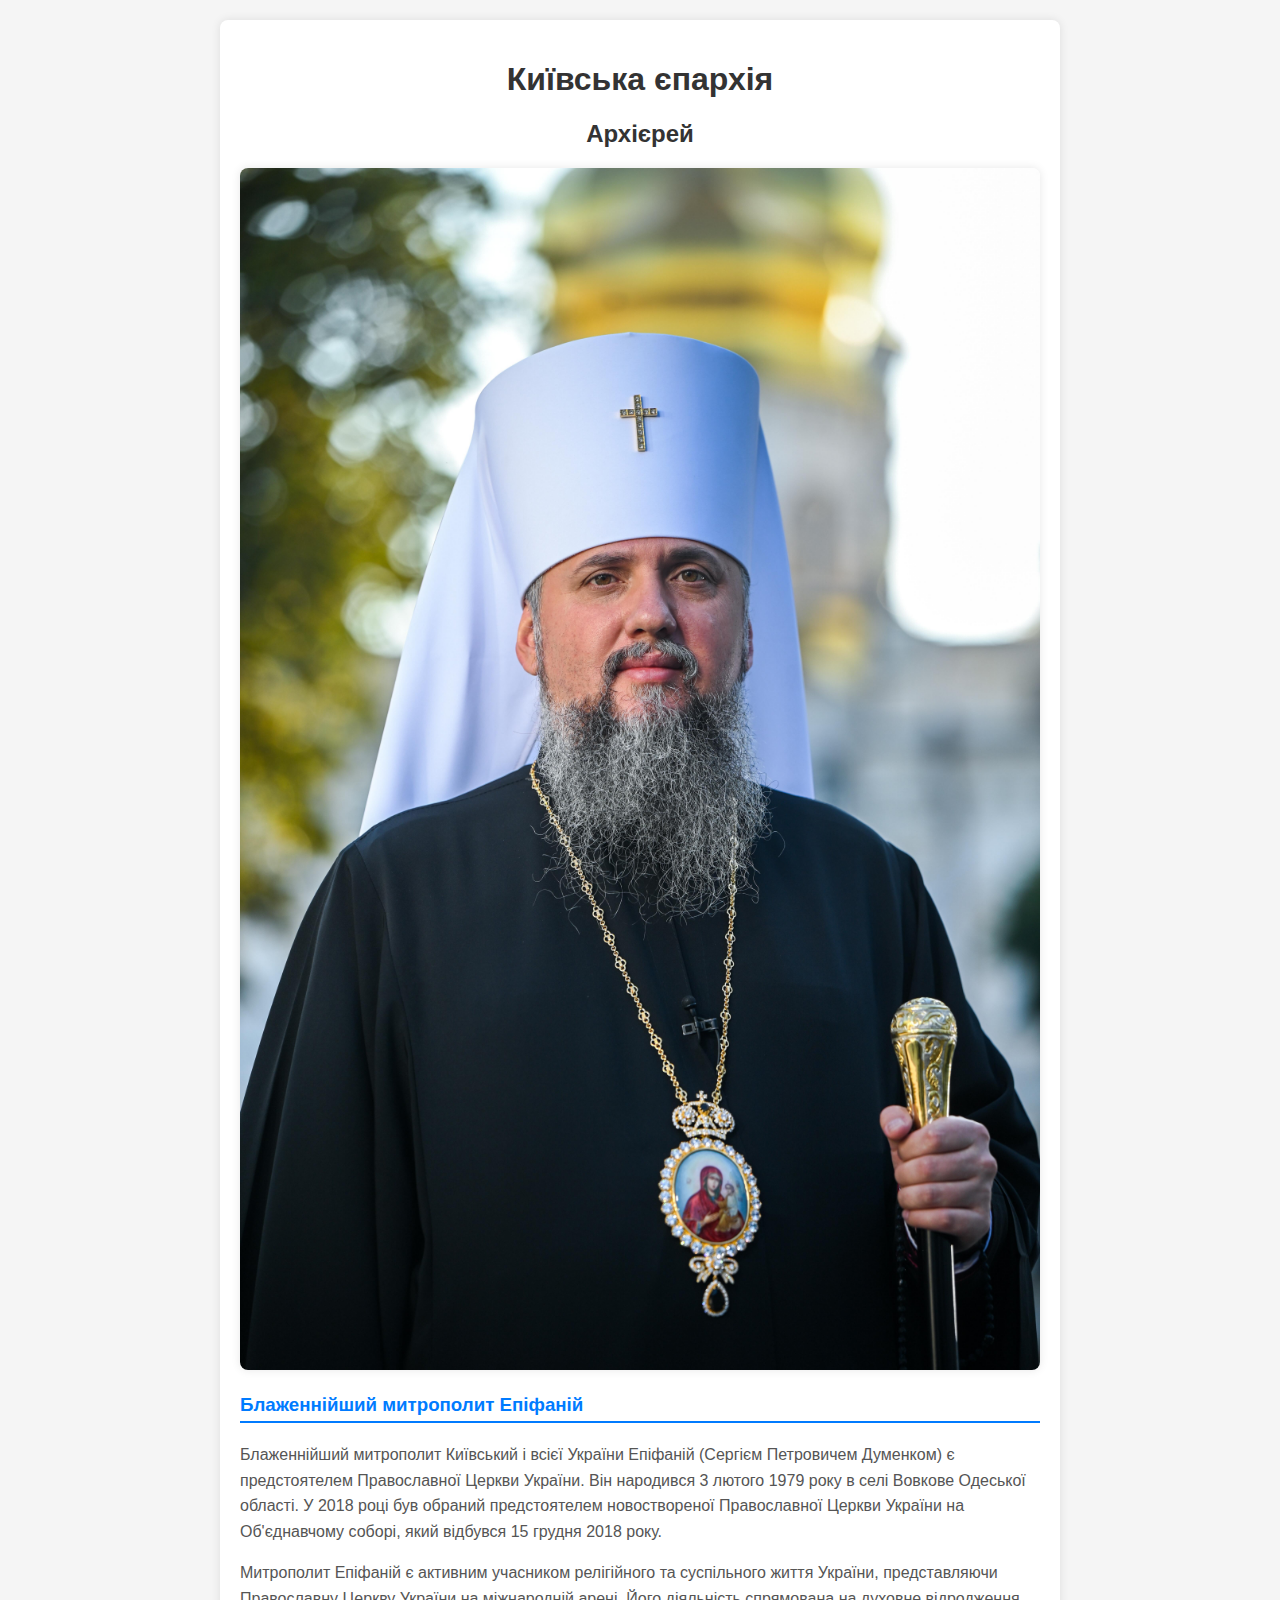
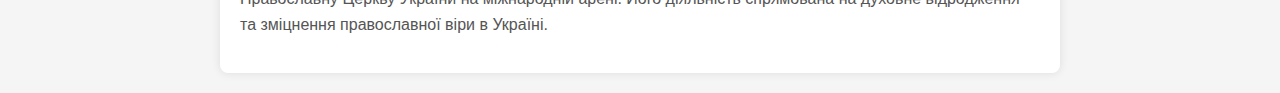
<file: bishop.html>
<!DOCTYPE html>
<html lang="uk">
<head>
    <meta charset="UTF-8">
    <meta name="viewport" content="width=device-width, initial-scale=1.0">
    <title>Архієрей - Київська єпархія</title>
    <link rel="stylesheet" href="./bishop.css">
</head>
<body>
    <div class="container">
        <h1>Київська єпархія</h1>
        <h2>Архієрей</h2>

        <div class="image-container">
            <img src="./images/0x0.jpg" alt="Блаженнійший митрополит Епіфаній">
        </div>

        <div class="section">
            <h3 class="section-title">Блаженнійший митрополит Епіфаній</h3>
            <p>Блаженнійший митрополит Київський і всієї України Епіфаній (Сергієм Петровичем Думенком) є предстоятелем Православної Церкви України. Він народився 3 лютого 1979 року в селі Вовкове Одеської області. У 2018 році був обраний предстоятелем новоствореної Православної Церкви України на Об'єднавчому соборі, який відбувся 15 грудня 2018 року.</p>
            <p>Митрополит Епіфаній є активним учасником релігійного та суспільного життя України, представляючи Православну Церкву України на міжнародній арені. Його діяльність спрямована на духовне відродження та зміцнення православної віри в Україні.</p>
        </div>
    </div>
</body>
</html>
</file>
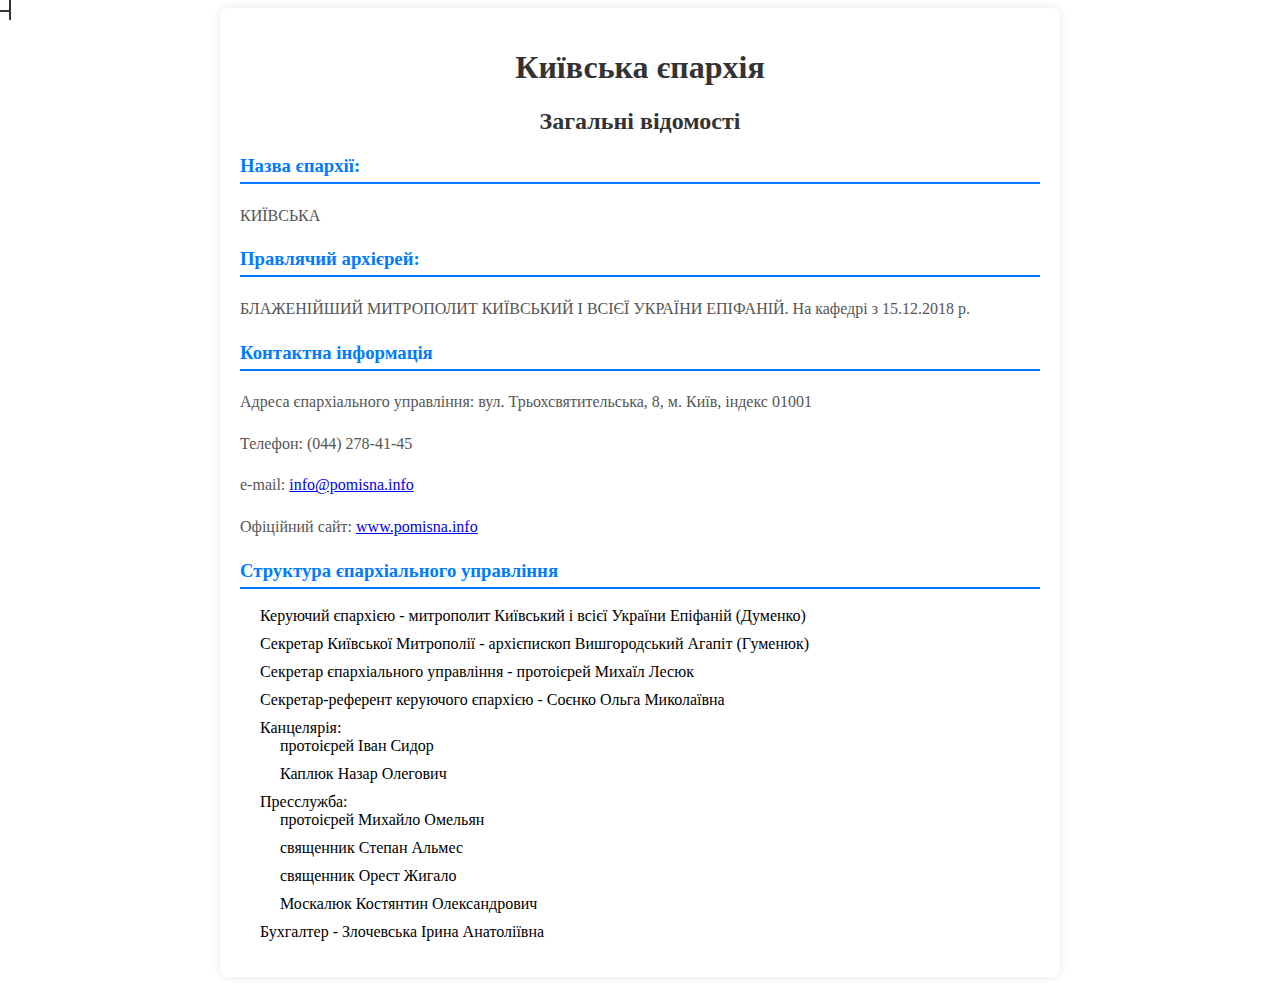
<file: kyiv-informatin.html>
<!DOCTYPE html>
<html lang="uk">
<head>
    <meta charset="UTF-8">
    <meta name="viewport" content="width=device-width, initial-scale=1.0">
    <title>Загальна інформація - Київська єпархія</title>
    <link rel="stylesheet" href="kyiv-informatin.css">
</head>
<body>
    <div class="container">
        <h1>Київська єпархія</h1>
        <h2>Загальні відомості</h2>

        <div class="section">
            <h3 class="section-title">Назва єпархії:</h3>
            <p>КИЇВСЬКА</p>
        </div>

        <div class="section">
            <h3 class="section-title">Правлячий архієрей:</h3>
            <p>БЛАЖЕНІЙШИЙ МИТРОПОЛИТ КИЇВСЬКИЙ І ВСІЄЇ УКРАЇНИ ЕПІФАНІЙ. На кафедрі з 15.12.2018 р.</p>
        </div>

        <div class="section">
            <h3 class="section-title">Контактна інформація</h3>
            <p>Адреса єпархіального управління: вул. Трьохсвятительська, 8, м. Київ, індекс 01001</p>
            <p>Телефон: (044) 278-41-45</p>
            <p>e-mail: <a href="mailto:info@pomisna.info">info@pomisna.info</a></p>
            <p>Офіційний сайт: <a href="https://www.pomisna.info" target="_blank">www.pomisna.info</a></p>
        </div>

        <div class="section">
            <h3 class="section-title">Структура єпархіального управління</h3>
            <ul>
                <li>Керуючий єпархією - митрополит Київський і всієї України Епіфаній (Думенко)</li>
                <li>Секретар Київської Митрополії - архієпископ Вишгородський Агапіт (Гуменюк)</li>
                <li>Секретар єпархіального управління - протоієрей Михаїл Лесюк</li>
                <li>Секретар-референт керуючого єпархією - Соєнко Ольга Миколаївна</li>
                <li>Канцелярія:
                    <ul>
                        <li>протоієрей Іван Сидор</li>
                        <li>Каплюк Назар Олегович</li>
                    </ul>
                </li>
                <li>Пресслужба:
                    <ul>
                        <li>протоієрей Михайло Омельян</li>
                        <li>священник Степан Альмес</li>
                        <li>священник Орест Жигало</li>
                        <li>Москалюк Костянтин Олександрович</li>
                    </ul>
                </li>
                <li>Бухгалтер - Злочевська Ірина Анатоліївна</li>
            </ul>
        </div>
    </div>
</body>
</html>
</file>
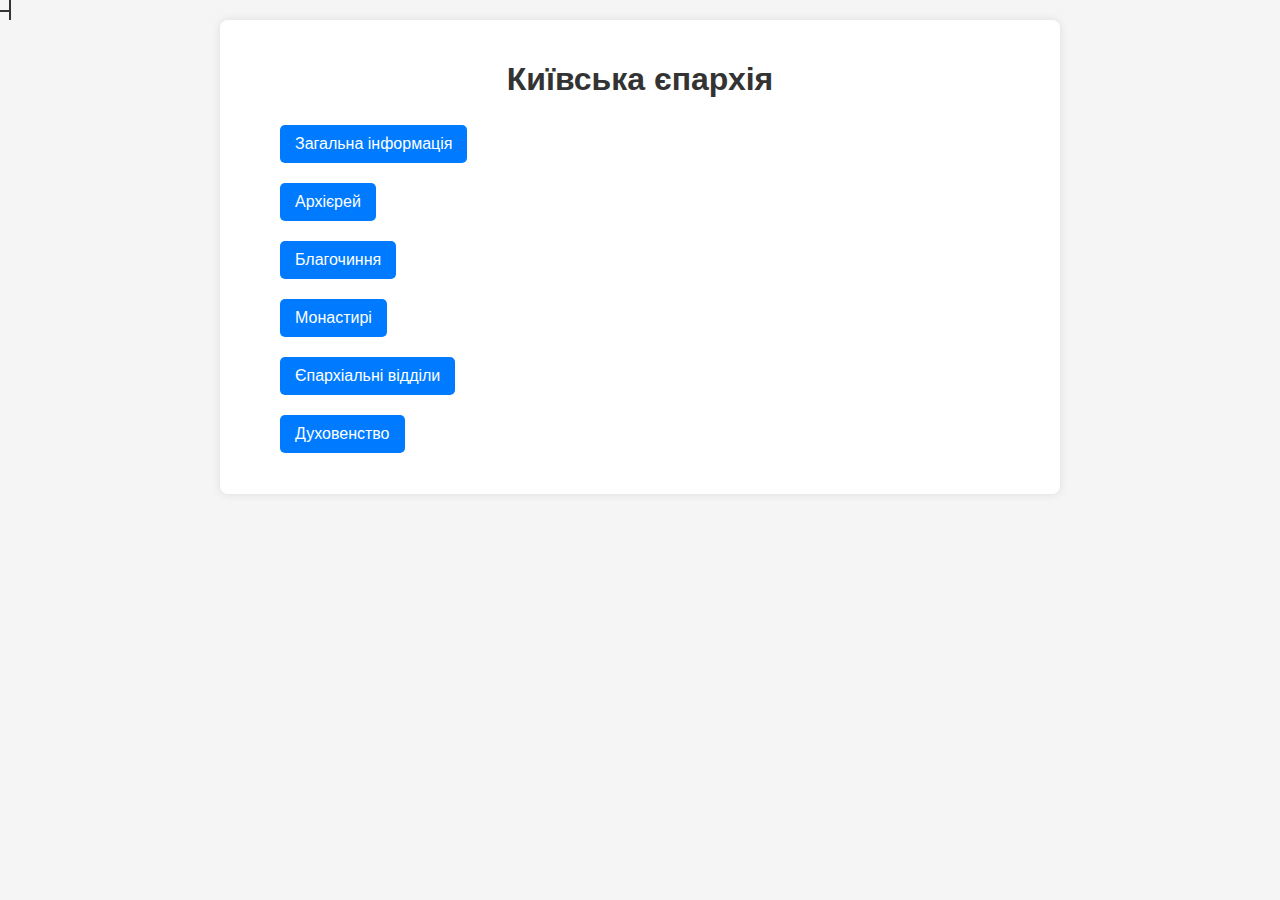
<file: Kyiv.html>
<!DOCTYPE html>
<html lang="uk">
<head>
    <meta charset="UTF-8">
    <meta name="viewport" content="width=device-width, initial-scale=1.0">
    <title>Київська єпархія</title>
    <link rel="stylesheet" href="kyiv-style.css">
</head>
<body>
    <div class="container">
        <h1>Київська єпархія</h1>
        <ul>
            <li><a href="./kyiv-informatin.html" class="btn">Загальна інформація</a></li>
            <li><a href="./bishop.html" class="btn">Архієрей</a></li>
            <li><a href="./priestess.html" class="btn">Благочиння</a></li>
            <li><a href="#" class="btn">Монастирі</a></li>
            <li><a href="#" class="btn">Єпархіальні відділи</a></li>
            <li><a href="#" class="btn">Духовенство</a></li>
        </ul>
    </div>
</body>
</html>
</file>
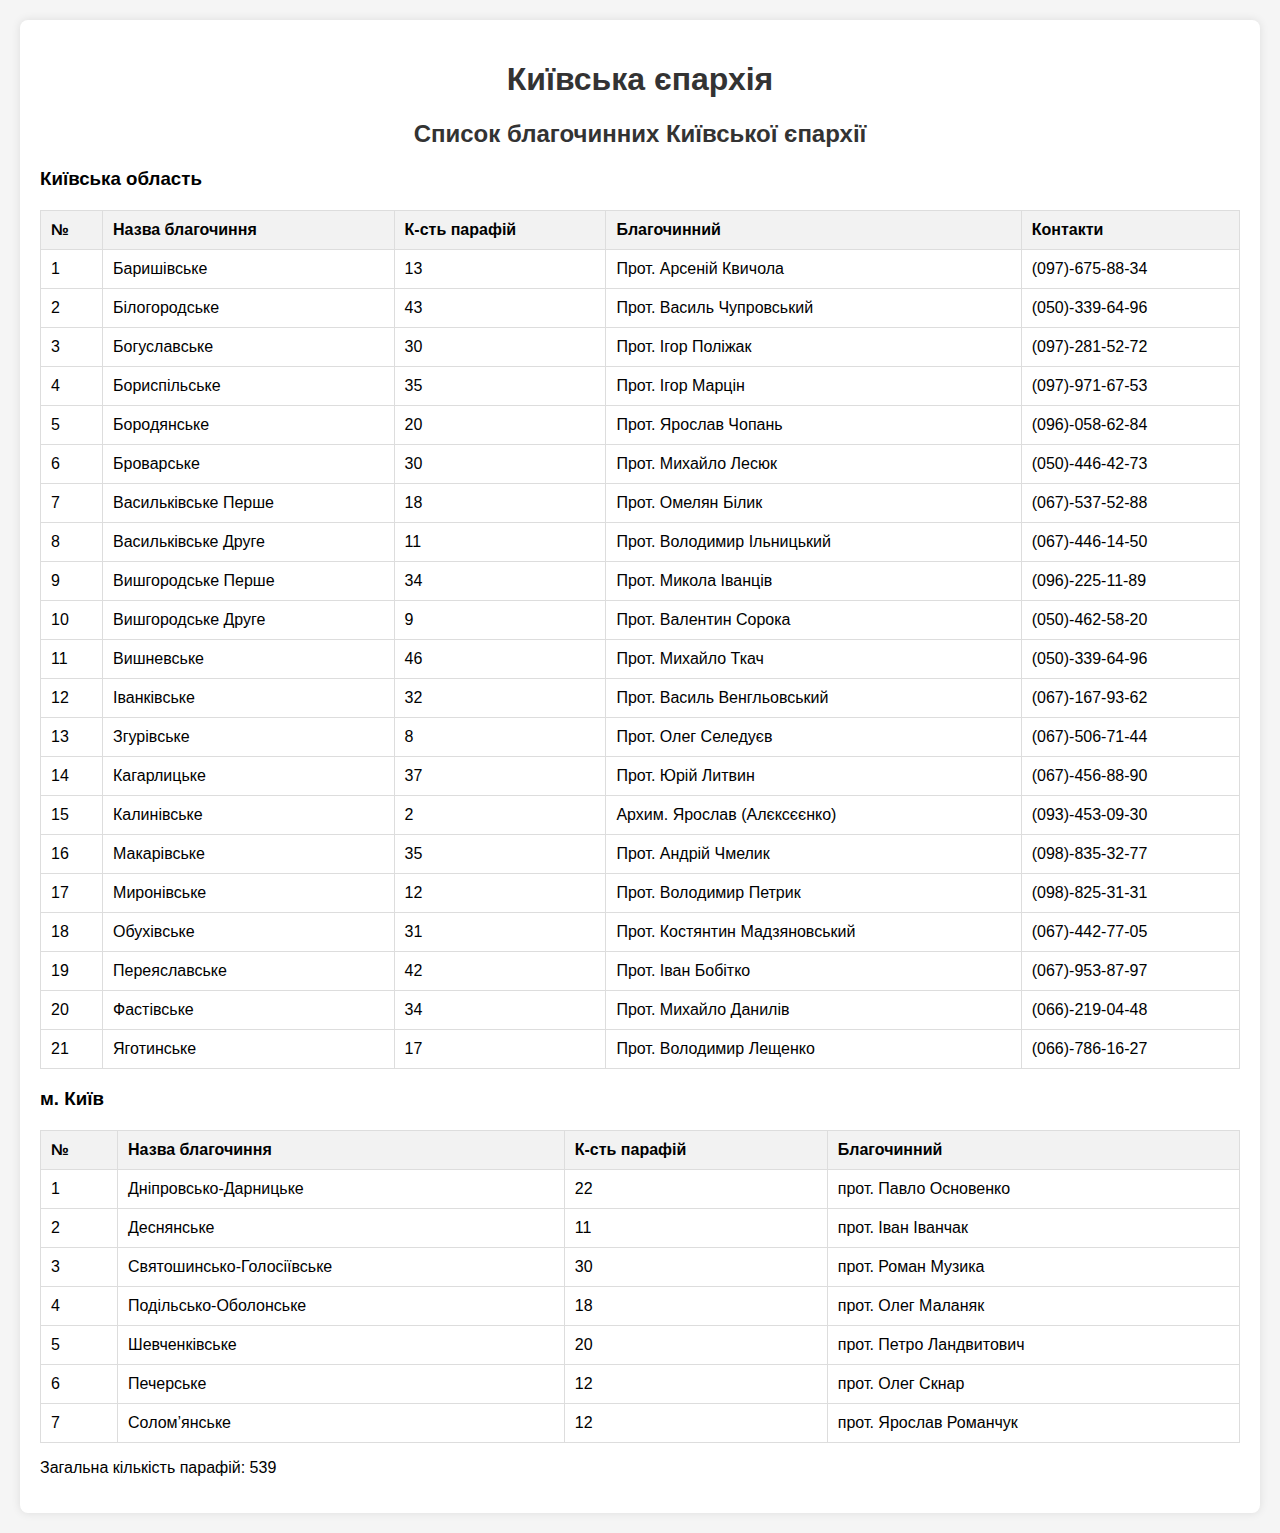
<file: priestess.html>
<!DOCTYPE html>
<html lang="uk">
<head>
    <meta charset="UTF-8">
    <meta name="viewport" content="width=device-width, initial-scale=1.0">
    <title>Благочиння - Київська єпархія</title>
    <link rel="stylesheet" href="priestess.css">
</head>
<body>
    <div class="container">
        <h1>Київська єпархія</h1>
        <h2>Список благочинних Київської єпархії</h2>

        <div class="section">
            <h3 class="section-title">Київська область</h3>
            <table>
                <thead>
                    <tr>
                        <th>№</th>
                        <th>Назва благочиння</th>
                        <th>К-сть парафій</th>
                        <th>Благочинний</th>
                        <th>Контакти</th>
                    </tr>
                </thead>
                <tbody>
                    <tr>
                        <td>1</td>
                        <td>Баришівське</td>
                        <td>13</td>
                        <td>Прот. Арсеній Квичола</td>
                        <td>(097)-675-88-34</td>
                    </tr>
                    <tr>
                        <td>2</td>
                        <td>Білогородське</td>
                        <td>43</td>
                        <td>Прот. Василь Чупровський</td>
                        <td>(050)-339-64-96</td>
                    </tr>
                    <tr>
                        <td>3</td>
                        <td>Богуславське</td>
                        <td>30</td>
                        <td>Прот. Ігор Поліжак</td>
                        <td>(097)-281-52-72</td>
                    </tr>
                    <tr>
                        <td>4</td>
                        <td>Бориспільське</td>
                        <td>35</td>
                        <td>Прот. Ігор Марцін</td>
                        <td>(097)-971-67-53</td>
                    </tr>
                    <tr>
                        <td>5</td>
                        <td>Бородянське</td>
                        <td>20</td>
                        <td>Прот. Ярослав Чопань</td>
                        <td>(096)-058-62-84</td>
                    </tr>
                    <tr>
                        <td>6</td>
                        <td>Броварське</td>
                        <td>30</td>
                        <td>Прот. Михайло Лесюк</td>
                        <td>(050)-446-42-73</td>
                    </tr>
                    <tr>
                        <td>7</td>
                        <td>Васильківське Перше</td>
                        <td>18</td>
                        <td>Прот. Омелян Білик</td>
                        <td>(067)-537-52-88</td>
                    </tr>
                    <tr>
                        <td>8</td>
                        <td>Васильківське Друге</td>
                        <td>11</td>
                        <td>Прот. Володимир Ільницький</td>
                        <td>(067)-446-14-50</td>
                    </tr>
                    <tr>
                        <td>9</td>
                        <td>Вишгородське Перше</td>
                        <td>34</td>
                        <td>Прот. Микола Іванців</td>
                        <td>(096)-225-11-89</td>
                    </tr>
                    <tr>
                        <td>10</td>
                        <td>Вишгородське Друге</td>
                        <td>9</td>
                        <td>Прот. Валентин Сорока</td>
                        <td>(050)-462-58-20</td>
                    </tr>
                    <tr>
                        <td>11</td>
                        <td>Вишневське</td>
                        <td>46</td>
                        <td>Прот. Михайло Ткач</td>
                        <td>(050)-339-64-96</td>
                    </tr>
                    <tr>
                        <td>12</td>
                        <td>Іванківське</td>
                        <td>32</td>
                        <td>Прот. Василь Венгльовський</td>
                        <td>(067)-167-93-62</td>
                    </tr>
                    <tr>
                        <td>13</td>
                        <td>Згурівське</td>
                        <td>8</td>
                        <td>Прот. Олег Селедуєв</td>
                        <td>(067)-506-71-44</td>
                    </tr>
                    <tr>
                        <td>14</td>
                        <td>Кагарлицьке</td>
                        <td>37</td>
                        <td>Прот. Юрій Литвин</td>
                        <td>(067)-456-88-90</td>
                    </tr>
                    <tr>
                        <td>15</td>
                        <td>Калинівське</td>
                        <td>2</td>
                        <td>Архим. Ярослав (Алєксєєнко)</td>
                        <td>(093)-453-09-30</td>
                    </tr>
                    <tr>
                        <td>16</td>
                        <td>Макарівське</td>
                        <td>35</td>
                        <td>Прот. Андрій Чмелик</td>
                        <td>(098)-835-32-77</td>
                    </tr>
                    <tr>
                        <td>17</td>
                        <td>Миронівське</td>
                        <td>12</td>
                        <td>Прот. Володимир Петрик</td>
                        <td>(098)-825-31-31</td>
                    </tr>
                    <tr>
                        <td>18</td>
                        <td>Обухівське</td>
                        <td>31</td>
                        <td>Прот. Костянтин Мадзяновський</td>
                        <td>(067)-442-77-05</td>
                    </tr>
                    <tr>
                        <td>19</td>
                        <td>Переяславське</td>
                        <td>42</td>
                        <td>Прот. Іван Бобітко</td>
                        <td>(067)-953-87-97</td>
                    </tr>
                    <tr>
                        <td>20</td>
                        <td>Фастівське</td>
                        <td>34</td>
                        <td>Прот. Михайло Данилів</td>
                        <td>(066)-219-04-48</td>
                    </tr>
                    <tr>
                        <td>21</td>
                        <td>Яготинське</td>
                        <td>17</td>
                        <td>Прот. Володимир Лещенко</td>
                        <td>(066)-786-16-27</td>
                    </tr>
                </tbody>
            </table>
        </div>

        <div class="section">
            <h3 class="section-title">м. Київ</h3>
            <table>
                <thead>
                    <tr>
                        <th>№</th>
                        <th>Назва благочиння</th>
                        <th>К-сть парафій</th>
                        <th>Благочинний</th>
                    </tr>
                </thead>
                <tbody>
                    <tr>
                        <td>1</td>
                        <td>Дніпровсько-Дарницьке</td>
                        <td>22</td>
                        <td>прот. Павло Основенко</td>
                    </tr>
                    <tr>
                        <td>2</td>
                        <td>Деснянське</td>
                        <td>11</td>
                        <td>прот. Іван Іванчак</td>
                    </tr>
                    <tr>
                        <td>3</td>
                        <td>Святошинсько-Голосіївське</td>
                        <td>30</td>
                        <td>прот. Роман Музика</td>
                    </tr>
                    <tr>
                        <td>4</td>
                        <td>Подільсько-Оболонське</td>
                        <td>18</td>
                        <td>прот. Олег Маланяк</td>
                    </tr>
                    <tr>
                        <td>5</td>
                        <td>Шевченківське</td>
                        <td>20</td>
                        <td>прот. Петро Ландвитович</td>
                    </tr>
                    <tr>
                        <td>6</td>
                        <td>Печерське</td>
                        <td>12</td>
                        <td>прот. Олег Скнар</td>
                    </tr>
                    <tr>
                        <td>7</td>
                        <td>Солом’янське</td>
                        <td>12</td>
                        <td>прот. Ярослав Романчук</td>
                    </tr>
                </tbody>
            </table>
        </div>

        <div class="section">
            <p>Загальна кількість парафій: 539</p>
        </div>
    </div>
</body>
</html>
</file>
<file: bishop.css>
body {
    font-family: Arial, sans-serif;
    background-color: #f5f5f5;
    margin: 0;
    padding: 20px;
}
.container {
    max-width: 800px;
    margin: 0 auto;
    background-color: #fff;
    border-radius: 8px;
    box-shadow: 0 0 10px rgba(0, 0, 0, 0.1);
    padding: 20px;
}
h1, h2 {
    text-align: center;
    color: #333;
}
p {
    line-height: 1.6;
    color: #555;
}
.section-title {
    margin-top: 20px;
    color: #007bff;
    border-bottom: 2px solid #007bff;
    padding-bottom: 5px;
}
.image-container {
    text-align: center;
    margin: 20px 0;
}
.image-container img {
    max-width: 100%;
    height: auto;
    border-radius: 8px;
    box-shadow: 0 0 10px rgba(0, 0, 0, 0.1);
}
</file>
<file: kyiv-informatin.css>
<style>
body {
    font-family: Arial, sans-serif;
    background-color: #f5f5f5;
    margin: 0;
    padding: 20px;
}
.container {
    max-width: 800px;
    margin: 0 auto;
    background-color: #fff;
    border-radius: 8px;
    box-shadow: 0 0 10px rgba(0, 0, 0, 0.1);
    padding: 20px;
}
h1, h2 {
    text-align: center;
    color: #333;
}
p {
    line-height: 1.6;
    color: #555;
}
.section-title {
    margin-top: 20px;
    color: #007bff;
    border-bottom: 2px solid #007bff;
    padding-bottom: 5px;
}
ul {
    list-style: none;
    padding-left: 0;
}
ul li {
    padding-left: 20px;
    margin-bottom: 10px;
}
ul li::before {
    content: '';
    position: absolute;
    left: 0;
    top: 10px;
    width: 10px;
    height: 2px;
    background-color: #333;
}
ul li::after {
    content: '';
    position: absolute;
    left: 9px;
    top: 0;
    width: 2px;
    height: 20px;
    background-color: #333;
}
ul li:first-child::after {
    display: none;
}
</style>
</file>
<file: kyiv-style.css>
body {
    font-family: Arial, sans-serif;
    background-color: #f5f5f5;
    margin: 0;
    padding: 20px;
}
.container {
    max-width: 800px;
    margin: 0 auto;
    background-color: #fff;
    border-radius: 8px;
    box-shadow: 0 0 10px rgba(0, 0, 0, 0.1);
    padding: 20px;
}
h1 {
    text-align: center;
    color: #333;
}
ul {
    list-style: none;
    padding-left: 20px;
}
ul li {
    padding-left: 20px;
    margin-bottom: 10px;
}
ul li::before {
    content: '';
    position: absolute;
    left: 0;
    top: 10px;
    width: 10px;
    height: 2px;
    background-color: #333;
}
ul li::after {
    content: '';
    position: absolute;
    left: 9px;
    top: 0;
    width: 2px;
    height: 20px;
    background-color: #333;
}
ul li:first-child::after {
    display: none;
}
.btn {
    display: inline-block;
    padding: 10px 15px;
    margin: 5px 0;
    background-color: #007bff;
    color: #fff;
    text-decoration: none;
    border-radius: 5px;
    transition: background-color 0.3s;
}
.btn:hover {
    background-color: #0056b3;
}
</file>
<file: priestess.css>
body {
    font-family: Arial, sans-serif;
    background-color: #f5f5f5;
    margin: 0;
    padding: 20px;
}
.container {
    max-width: 1200px;
    margin: 0 auto;
    background-color: #fff;
    border-radius: 8px;
    box-shadow: 0 0 10px rgba(0, 0, 0, 0.1);
    padding: 20px;
}
h1, h2 {
    text-align: center;
    color: #333;
}
table {
    width: 100%;
    border-collapse: collapse;
    margin-top: 20px;
}
table, th, td {
    border: 1px solid #ddd;
}
th, td {
    padding: 10px;
    text-align: left;
}
th {
    background-color: #f2f2f2;
}
</file>
